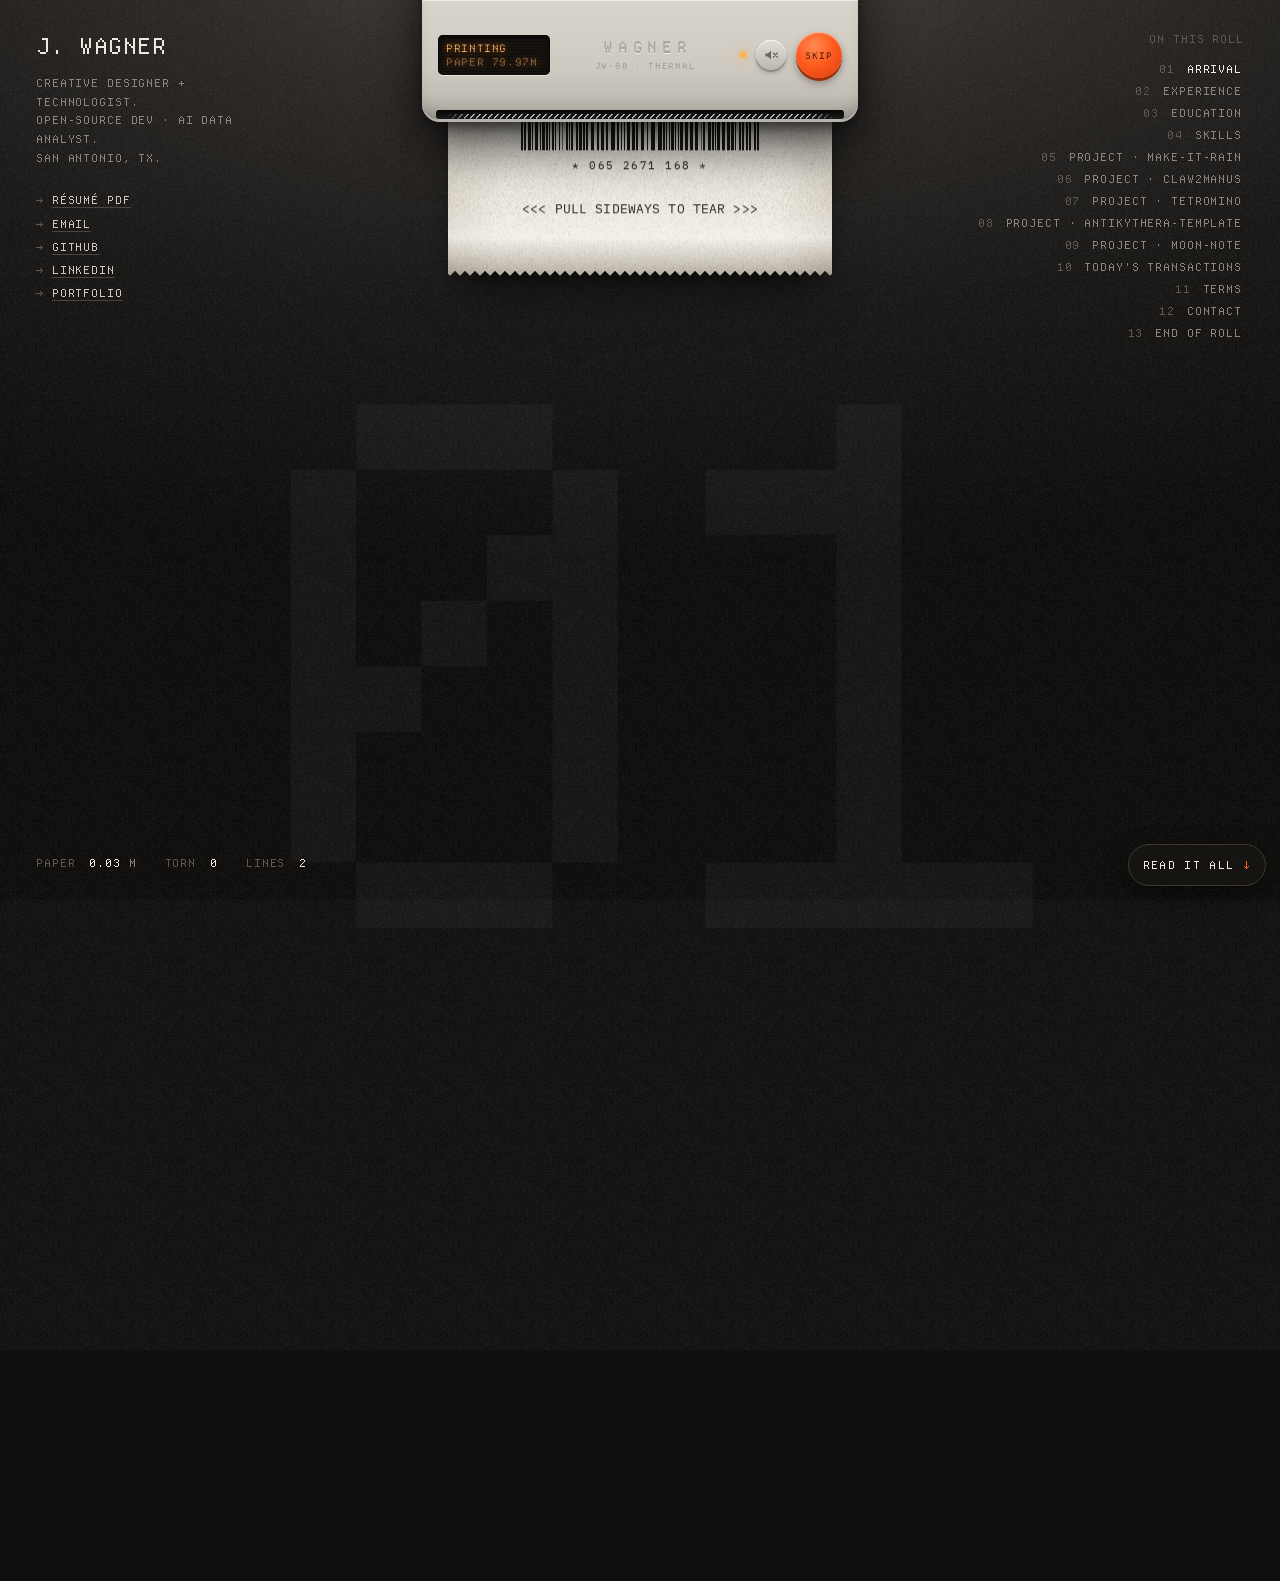
<file: index.html>
<!doctype html>
<html lang="en">
<head>
<meta charset="utf-8">
<meta name="viewport" content="width=device-width, initial-scale=1, viewport-fit=cover">
<title>Jonathan J. Wagner — Résumé, printed on demand</title>
<meta name="description" content="Jonathan James Wagner — creative designer + technologist, open-source developer and AI data analyst in San Antonio, TX. A résumé that prints itself out of a thermal receipt printer.">
<meta name="author" content="Jonathan James Wagner">
<meta name="theme-color" content="#11100f">
<link rel="canonical" href="https://frostmute.sites.tab.bot/">
<meta property="og:type" content="profile">
<meta property="og:title" content="Jonathan J. Wagner — Résumé, printed on demand">
<meta property="og:description" content="Creative designer + technologist. Open-source dev, AI data analyst. Tear off a receipt.">
<meta property="og:url" content="https://frostmute.sites.tab.bot/">
<meta property="og:image" content="https://frostmute.sites.tab.bot/og.png">
<meta property="og:image:width" content="1200">
<meta property="og:image:height" content="630">
<meta property="og:image:alt" content="A thermal receipt printing Jonathan J. Wagner's résumé">
<meta name="twitter:card" content="summary_large_image">
<meta name="twitter:image" content="https://frostmute.sites.tab.bot/og.png">
<link rel="preload" href="fonts/DepartureMono-Regular.woff2" as="font" type="font/woff2" crossorigin>
<link rel="preload" href="fonts/plex.woff2" as="font" type="font/woff2" crossorigin>
<link rel="icon" href="favicon.svg" type="image/svg+xml">
<link rel="stylesheet" href="styles.css">
</head>
<body>
<a class="skip" href="resume.html">Skip to the plain-text résumé</a>
<div class="room" aria-hidden="true"><div class="spot"></div><div class="grainbg"></div></div>
<div class="ghost" aria-hidden="true"><span id="ghostNo">01</span></div>

<header class="rail rail-l">
  <p class="mark">J. WAGNER</p>
  <p class="rail-copy">Creative designer + technologist.<br>Open-source dev · AI data analyst.<br>San Antonio, TX.</p>
  <ul class="rail-links">
    <li><a href="resume.pdf" download="Jonathan-Wagner-Resume.pdf">Résumé PDF</a></li>
    <li><a href="mailto:jonathanjameswagner@proton.me">Email</a></li>
    <li><a href="https://github.com/frostmute" target="_blank" rel="noopener">GitHub</a></li>
    <li><a href="https://www.linkedin.com/in/jonathanjwagner" target="_blank" rel="noopener">LinkedIn</a></li>
    <li><a href="https://jonathanjwagner.netlify.app" target="_blank" rel="noopener">Portfolio</a></li>
  </ul>
</header>

<nav class="rail rail-r" aria-label="Receipts on this roll">
  <p class="rail-h">ON THIS ROLL</p>
  <ol id="index"></ol>
</nav>

<footer class="rail rail-b">
  <p><span>PAPER</span> <b id="mUsed">0.00</b> M</p>
  <p><span>TORN</span> <b id="mTorn">0</b></p>
  <p><span>LINES</span> <b id="mLines">0</b></p>
</footer>

<main id="main">
  <h1 class="sr">Jonathan James Wagner — creative designer and technologist. His résumé prints as a roll of receipts: read each one, then tear it off to print the next, or print the whole résumé at once.</h1>
  <div class="printer" id="printer">
    <div class="p-top"></div>
    <div class="p-face">
      <div class="lcd" aria-live="polite"><span id="lcdA">WARMING UP</span><span id="lcdB">80.00M</span></div>
      <div class="brand"><b>WAGNER</b><i>JW&#8209;80 · THERMAL</i></div>
      <div class="ctrls">
        <span class="led" id="led"></span>
        <button class="snd" id="snd" type="button" aria-pressed="false" aria-label="Sound">
          <svg viewBox="0 0 20 20" aria-hidden="true"><path d="M3 8h3l4-3.5v11L6 12H3z" fill="currentColor"/><path class="w" d="M13 7.2c1.2 1.6 1.2 4 0 5.6M15.4 5c2.4 2.9 2.4 7.1 0 10" fill="none" stroke="currentColor" stroke-width="1.6" stroke-linecap="round"/><path class="x" d="M13 7.5l5 5m0-5l-5 5" stroke="currentColor" stroke-width="1.6" stroke-linecap="round"/></svg>
        </button>
        <button class="feed" id="feed" type="button" aria-label="Feed: skip printing, or tear off and print the next receipt"><span>FEED</span></button>
      </div>
    </div>
    <div class="p-slot"><div class="cutter"></div></div>
  </div>
  <div class="stage" id="stage"></div>
  <noscript><p class="nojs">This résumé prints with JavaScript. <a href="resume.html">Read the plain version</a> or <a href="resume.pdf">download the PDF</a>.</p></noscript>
</main>

<button class="mode" id="mode" type="button" aria-pressed="false"><span class="m-on">READ IT ALL <b>&darr;</b></span><span class="m-off">BACK TO THE PRINTER</span></button>
<div class="hint" id="hint" aria-hidden="true"><span class="arr">&larr;</span> <span id="hintTxt">pull the paper sideways to tear</span> <span class="arr">&rarr;</span></div>

<!-- ============ RECEIPTS ============ -->
<template id="r-arrival">
  <p class="l c xl name">JONATHAN<br>J. WAGNER</p>
  <p class="l c">CREATIVE DESIGNER + TECHNOLOGIST</p>
  <p class="l c">OPEN-SOURCE DEV · AI DATA ANALYST</p>
  <p class="l c dim">SAN ANTONIO, TX · EST. 20+ YRS AGO</p>
  <p class="l sp"></p>
  <p class="l r"><span>DATE <i data-f="date"></i></span><b>TIME <i data-f="time"></i></b></p>
  <p class="l r"><span>CASHIER: JONATHAN</span><b>ORDER NO. <i data-f="order"></i></b></p>
  <p class="l r"><span>VISIT</span><b data-f="visit"></b></p>
  <p class="l dbl" aria-hidden="true"></p>
  <p class="l r th"><span>QTY ITEM</span><b>AMT</b></p>
  <p class="l hr" aria-hidden="true"></p>
  <p class="l r"><span>1 CREATIVE DESIGNER</span><b>20+ YRS</b></p>
  <p class="l r"><span>1 OPEN-SOURCE DEVELOPER</span><b>SINCE 2022</b></p>
  <p class="l r"><span>1 AI DATA ANALYST</span><b>SINCE 2024</b></p>
  <p class="l r"><span>1 AAS, AI SOFTWARE DEV</span><b>IN PROG.</b></p>
  <p class="l hr" aria-hidden="true"></p>
  <p class="l r big"><span>TOTAL</span><b>DESIGN+CODE</b></p>
  <p class="l dbl" aria-hidden="true"></p>
  <p class="l c dim">SUMMARY</p>
  <p class="l nc para">Dual-specialized Creative Designer and Technology Expert with 20+ years of experience delivering visual, technical, and AI-driven solutions. Skilled in AI training, data annotation, model evaluation, open-source development, IT support, and digital production. Produced bespoke artwork used by Google Data Centers, Cisco, The Ellen Show, the San Antonio Spurs, Joint Base San Antonio, and U.S. Air Force leadership teams (via employer). Currently enrolled full-time in an AAS in Artificial Intelligence Software Development.</p>
  <p class="l sp"></p>
  <p class="l inv c">HOW TO READ THIS RESUME</p>
  <p class="l sp"></p>
  <p class="l">01  READ DOWN.</p>
  <p class="l">02  PULL THE PAPER SIDEWAYS, OR HIT FEED.</p>
  <p class="l">03  IT TEARS. THE NEXT RECEIPT PRINTS.</p>
  <p class="l sp"></p>
  <div class="l btns onlyroll"><button type="button" class="pbtn" data-act="all">PRINT THE WHOLE RESUME NOW</button><a class="pbtn ghostbtn" href="resume.pdf" download="Jonathan-Wagner-Resume.pdf">DOWNLOAD PDF</a></div>
  <p class="l c dim tiny onlyroll">IN A HURRY? EVERYTHING, ONE LONG ROLL.</p>
  <p class="l sp"></p>
  <div class="l bar" data-code="0001"></div>
  <p class="l c tiny" data-f="code"></p>
  <p class="l sp"></p>
  <p class="l c onlyroll">&lt;&lt;&lt;  PULL SIDEWAYS TO TEAR  &gt;&gt;&gt;</p>
  <p class="l sp"></p>
</template>

<template id="r-experience">
  <p class="l c big">EXPERIENCE</p>
  <p class="l c dim">ITEMIZED · 5 POSITIONS · NO. <i data-f="no"></i></p>
  <p class="l dbl" aria-hidden="true"></p>
  <p class="l it th"><span class="q">QTY</span><span class="d">ITEM (YEARS × ROLE)</span><b>DATES</b></p>
  <p class="l hr" aria-hidden="true"></p>
  <p class="l it"><span class="q" data-yrs="2024-now"></span><span class="d">AI DATA ANALYST &amp; ANNOTATOR</span><b>2024–NOW</b></p>
  <p class="l it co"><span class="q"></span><span class="d">@ DATAANNOTATION.TECH</span><b></b></p>
  <p class="l sub nc">Train and refine AI/ML systems through high-accuracy data annotation, labeling, and quality review</p>
  <p class="l sub nc">Configure annotation environments, apply new tools and techniques, and maintain detailed documentation</p>
  <p class="l sub nc">Collaborate with engineers to improve model performance, dataset consistency, and workflow efficiency</p>
  <p class="l sub nc">Identify data issues, escalate blockers, and ensure timely delivery of project milestones</p>
  <p class="l hr" aria-hidden="true"></p>
  <p class="l it"><span class="q" data-yrs="2022-now"></span><span class="d">INDEPENDENT OPEN-SOURCE DEVELOPER</span><b>2022–NOW</b></p>
  <p class="l it co"><span class="q"></span><span class="d">@ SELF · GITHUB.COM/FROSTMUTE</span><b></b></p>
  <p class="l sub nc">Design, build, and maintain open-source developer tools and Obsidian plugins in TypeScript and JavaScript, including a Raindrop.io-to-Markdown bookmark/highlight importer (140+ GitHub stars) and an Are.na-to-vault content importer</p>
  <p class="l sub nc">Architect a local-first, metadata-driven portfolio/blog framework, and a lightweight self-hosted personal knowledge base application</p>
  <p class="l sub nc">Maintain a public GitHub presence (github.com/frostmute) covering plugin architecture, data import/sync pipelines, and front-end tooling</p>
  <p class="l sub nc">Manage full project lifecycle independently: requirements, architecture, implementation, documentation, and community/user support for public releases</p>
  <p class="l sub nc">Apply prior technical background (networking, systems, workflow optimization) to software design decisions around data structures, sync reliability, and cross-platform compatibility</p>
  <p class="l hr" aria-hidden="true"></p>
  <p class="l it"><span class="q" data-yrs="2021-now"></span><span class="d">VISUAL DESIGN, BRAND &amp; TECHNOLOGY CONSULTING</span><b>2021–NOW</b></p>
  <p class="l it co"><span class="q"></span><span class="d">@ FREELANCE &amp; DEEPSPACEGHOST.COM</span><b></b></p>
  <p class="l sub nc">Own and operate an independent design/apparel brand end-to-end: original artwork and print design, e-commerce storefront, POS operations, inventory, and visual merchandising</p>
  <p class="l sub nc">Deliver freelance design and technical services to outside clients in parallel: brand systems, web design, motion graphics, and marketing assets, alongside network administration, troubleshooting, and documentation/process-optimization consulting</p>
  <p class="l sub nc">Manage social media, content, and brand consistency across storefront and client channels</p>
  <p class="l sub nc">Handle full customer-facing operations — sales, service, and support — across both retail and consulting work</p>
  <p class="l sub nc">Apply the same open-source and web tooling used in software projects to build and maintain client-facing digital assets</p>
  <p class="l hr" aria-hidden="true"></p>
  <p class="l it"><span class="q" data-yrs="2013-2021"></span><span class="d">PRODUCTION MANAGER</span><b>2013–2021</b></p>
  <p class="l it co"><span class="q"></span><span class="d">@ CELEBRATEEXCELLENCE.COM</span><b></b></p>
  <p class="l sub nc">Led creative production team delivering high-detail visual designs for military and law-enforcement clients</p>
  <p class="l sub nc">Produced bespoke artwork used by Google Data Centers, Cisco, The Ellen Show, San Antonio Spurs, San Antonio Rampage, City of San Antonio Tricentennial, Joint Base San Antonio, USAF Thunderbirds Showline Crew, and numerous USAF Command Chiefs, First Sergeants, and senior military leaders (via employer)</p>
  <p class="l sub nc">Designed specialized insignia and regulated artwork for San Antonio Police Department, San Antonio Fire Department, Bexar County Sheriff&#x27;s Office, Police Chief William McManus, and Sheriff Javier Salazar</p>
  <p class="l sub nc">Improved workflows and output efficiency; expanded e-commerce reach through SEO strategy</p>
  <p class="l sub nc">Managed full product lifecycle from concept to delivery, ensuring quality and regulatory compliance</p>
  <p class="l hr" aria-hidden="true"></p>
  <p class="l it"><span class="q" data-yrs="2010-2013"></span><span class="d">TECHNICAL SUPPORT &amp; REPAIR TECHNICIAN</span><b>2010–2013</b></p>
  <p class="l it co"><span class="q"></span><span class="d">@ 210GEEKS.COM</span><b></b></p>
  <p class="l sub nc">Performed hands-on diagnostics and repair across desktops, laptops, and peripherals: hardware failures, component replacement, malware/virus removal, OS reinstalls, and data recovery/backup</p>
  <p class="l sub nc">Refurbished used and trade-in systems for resale — testing, cleaning, upgrading components, and reimaging for retail sale</p>
  <p class="l sub nc">Handled front-counter sales and customer intake: assessing issues, quoting repairs, upselling upgrades and accessories, and processing walk-in and phone transactions</p>
  <p class="l sub nc">Provided on-site service calls for home and small-business clients, including network setup, Wi-Fi troubleshooting, and printer/peripheral configuration</p>
  <p class="l sub nc">Built and configured custom PCs to customer specifications; set up new systems with software, drivers, and data migration from old machines</p>
  <p class="l sub nc">Delivered remote and in-shop technical support, managing ticket queues and following up to ensure resolution and customer satisfaction</p>
  <p class="l sub nc">Maintained shop inventory of parts and refurbished stock; sourced components for repairs and custom builds</p>
  <p class="l sub nc">Reduced average repair turnaround time through improved intake documentation and repair-tracking workflow</p>
  <p class="l dbl" aria-hidden="true"></p>
  <p class="l r"><span>SUBTOTAL, ITEMIZED</span><b><i data-f="yrsum"></i> YRS</b></p>
  <p class="l c dim tiny">CONCURRENT ROLES BILLED SEPARATELY</p>
  <p class="l r big"><span>TOTAL YRS</span><b>20+</b></p>
  <p class="l c dim">DESIGN, PRODUCTION, IT &amp; CODE · PER RÉSUMÉ</p>
  <p class="l sp"></p>
  <div class="l bar" data-code="0002"></div>
  <p class="l sp"></p>
</template>

<template id="r-education">
  <p class="l c big">EDUCATION</p>
  <p class="l c dim">&amp; CERTIFICATIONS · NO. <i data-f="no"></i></p>
  <p class="l dbl" aria-hidden="true"></p>
  <p class="l it"><span class="q">1</span><span class="d">MAESTRO COLLEGE</span><b>IN PROG.</b></p>
  <p class="l it co"><span class="q"></span><span class="d">AAS, ARTIFICIAL INTELLIGENCE SOFTWARE DEVELOPMENT</span><b></b></p>
  <p class="l sub nc">In progress, full-time</p>
  <p class="l sub nc">Coursework: Machine Learning Fundamentals, Python Programming, AI Systems Architecture, Data Structures, Algorithms</p>
  <p class="l sub nc">Goal: MBA in Computer Science</p>
  <p class="l sp half"></p>
  <p class="l it"><span class="q">1</span><span class="d">CLIMBHIRE IT SUPPORT PROGRAM</span><b>2024</b></p>
  <p class="l it co"><span class="q"></span><span class="d">COMPTIA A+ · GOOGLE IT SUPPORT PROFESSIONAL</span><b></b></p>
  <p class="l sp half"></p>
  <p class="l it"><span class="q">1</span><span class="d">APPBREWERY WEB DEVELOPMENT BOOTCAMP</span><b>CERT.</b></p>
  <p class="l it co"><span class="q"></span><span class="d">WEB DEVELOPMENT CERTIFICATE</span><b></b></p>
  <p class="l sp half"></p>
  <p class="l it"><span class="q">1</span><span class="d">ADOBE CERTIFIED PROFESSIONAL</span><b>CERT.</b></p>
  <p class="l it co"><span class="q"></span><span class="d">PHOTOSHOP · ILLUSTRATOR</span><b></b></p>
  <p class="l sp half"></p>
  <p class="l hr" aria-hidden="true"></p>
  <p class="l r"><span>CREDENTIALS</span><b>4 LINES</b></p>
  <p class="l r big"><span>STATUS</span><b>LEARNING</b></p>
  <p class="l c dim">CURRENTLY ENROLLED FULL-TIME</p>
  <p class="l sp"></p>
  <div class="l bar" data-code="0003"></div>
  <p class="l sp"></p>
</template>

<template id="r-skills">
  <p class="l c big">SKILLS</p>
  <p class="l c dim">FRESH, LOCAL, ITEMIZED · NO. <i data-f="no"></i></p>
  <p class="l dbl" aria-hidden="true"></p>
  <p class="l r dept"><span>DEPT 01 · AI &amp; TECHNICAL</span><b>15</b></p>
  <p class="l sk"><i>101</i>AI TRAINING</p>
  <p class="l sk"><i>102</i>DATA ANNOTATION</p>
  <p class="l sk"><i>103</i>MODEL EVALUATION</p>
  <p class="l sk"><i>104</i>PYTHON</p>
  <p class="l sk"><i>105</i>OPEN-SOURCE TOOLS</p>
  <p class="l sk"><i>106</i>WINDOWS</p>
  <p class="l sk"><i>107</i>LINUX</p>
  <p class="l sk"><i>108</i>HARDWARE REPAIR</p>
  <p class="l sk"><i>109</i>NETWORK TROUBLESHOOTING</p>
  <p class="l sk"><i>110</i>ACTIVE DIRECTORY</p>
  <p class="l sk"><i>111</i>HELP DESK SYSTEMS</p>
  <p class="l sk"><i>112</i>VIRTUALIZATION</p>
  <p class="l sk"><i>113</i>REMOTE SUPPORT</p>
  <p class="l sk"><i>114</i>DOCUMENTATION</p>
  <p class="l sk"><i>115</i>WORKFLOW OPTIMIZATION</p>
  <p class="l sp half"></p>
  <p class="l r dept"><span>DEPT 02 · DEVELOPMENT</span><b>9</b></p>
  <p class="l sk"><i>201</i>GIT</p>
  <p class="l sk"><i>202</i>GITHUB</p>
  <p class="l sk"><i>203</i>VS CODE</p>
  <p class="l sk"><i>204</i>NODE.JS</p>
  <p class="l sk"><i>205</i>NPM / YARN</p>
  <p class="l sk"><i>206</i>TYPESCRIPT</p>
  <p class="l sk"><i>207</i>JAVASCRIPT</p>
  <p class="l sk"><i>208</i>OBSIDIAN PLUGIN API</p>
  <p class="l sk"><i>209</i>MARKDOWN</p>
  <p class="l sp half"></p>
  <p class="l r dept"><span>DEPT 03 · CREATIVE &amp; DIGITAL</span><b>13</b></p>
  <p class="l sk"><i>301</i>VISUAL DESIGN</p>
  <p class="l sk"><i>302</i>ART DIRECTION</p>
  <p class="l sk"><i>303</i>ADOBE PHOTOSHOP</p>
  <p class="l sk"><i>304</i>ADOBE ILLUSTRATOR</p>
  <p class="l sk"><i>305</i>PREMIERE PRO</p>
  <p class="l sk"><i>306</i>AFTER EFFECTS</p>
  <p class="l sk"><i>307</i>CORELDRAW</p>
  <p class="l sk"><i>308</i>MOTION GRAPHICS</p>
  <p class="l sk"><i>309</i>VIDEO EDITING</p>
  <p class="l sk"><i>310</i>TYPOGRAPHY</p>
  <p class="l sk"><i>311</i>WEB DESIGN</p>
  <p class="l sk"><i>312</i>BRAND DEVELOPMENT</p>
  <p class="l sk"><i>313</i>SOCIAL MEDIA MANAGEMENT</p>
  <p class="l sp half"></p>
  <p class="l r dept"><span>DEPT 04 · PROFESSIONAL</span><b>6</b></p>
  <p class="l sk"><i>401</i>CUSTOMER COMMUNICATION</p>
  <p class="l sk"><i>402</i>TEAM LEADERSHIP</p>
  <p class="l sk"><i>403</i>PROCESS IMPROVEMENT</p>
  <p class="l sk"><i>404</i>TIME MANAGEMENT</p>
  <p class="l sk"><i>405</i>RESEARCH</p>
  <p class="l sk"><i>406</i>COLLABORATION</p>
  <p class="l sp half"></p>
  <p class="l r dept"><span>DEPT 05 · GITHUB LANGUAGES</span><b>REPOS</b></p>
  <div class="l langs" data-f="langs"></div>
  <p class="l c dim tiny">BY ORIGINAL PUBLIC REPO · <span data-f="ghsrc"></span></p>
  <p class="l hr" aria-hidden="true"></p>
  <p class="l r"><span>ITEMS SOLD</span><b>43</b></p>
  <p class="l r big"><span>TOTAL</span><b>ALL OF IT</b></p>
  <p class="l c dim">NO SUBSTITUTIONS. ONE PERSON, BOTH SIDES OF THE BRAIN.</p>
  <p class="l sp"></p>
  <div class="l bar" data-code="0004"></div>
  <p class="l sp"></p>
</template>

<template id="r-terms">
  <p class="l c big">TERMS &amp;</p>
  <p class="l c big">CONDITIONS</p>
  <p class="l c dim">OF WORKING WITH JONATHAN · NO. <i data-f="no"></i></p>
  <p class="l dbl" aria-hidden="true"></p>
  <p class="l xl tight">BUILT<br>IN THE<br>OPEN.</p>
  <p class="l hr" aria-hidden="true"></p>
  <p class="l">AN ITEMIZED LIST OF HOW HE WORKS, READ OFF THE RÉSUMÉ AND THE REPOS. KEEP FOR YOUR RECORDS.</p>
  <p class="l sp"></p>
  <p class="l it"><span class="q">01</span><span class="d">OPEN SOURCE BY DEFAULT</span><b>INCL.</b></p>
  <p class="l sub nc">Public repos, real documentation, and support for the people who use the releases.</p>
  <p class="l it"><span class="q">02</span><span class="d">LOCAL-FIRST WHERE IT FITS</span><b>INCL.</b></p>
  <p class="l sub nc">Notes, files and data that live with their owner: a local-first framework and a self-hosted knowledge base, both public.</p>
  <p class="l it"><span class="q">03</span><span class="d">DESIGNER + ENGINEER, ONE ITEM</span><b>INCL.</b></p>
  <p class="l sub nc">Two decades of visual design behind the code, and a systems background behind the design.</p>
  <p class="l it"><span class="q">04</span><span class="d">FULL LIFECYCLE INCLUDED</span><b>INCL.</b></p>
  <p class="l sub nc">Requirements, architecture, implementation, documentation, then support.</p>
  <p class="l it"><span class="q">05</span><span class="d">SYNC SHOULD NOT LOSE YOUR STUFF</span><b>INCL.</b></p>
  <p class="l sub nc">Import and sync pipelines are designed around data structures, reliability and cross-platform behavior.</p>
  <p class="l it"><span class="q">06</span><span class="d">CUSTOMER-FACING SINCE 2010</span><b>INCL.</b></p>
  <p class="l sub nc">Front counter, service calls, storefront, clients. Plain words over jargon.</p>
  <p class="l it"><span class="q">07</span><span class="d">STILL LEARNING</span><b>INCL.</b></p>
  <p class="l sub nc">Enrolled full-time in an AAS in Artificial Intelligence Software Development.</p>
  <p class="l it strike"><span class="q">08</span><span class="d">SKIMMING THIS RECEIPT</span><b>VOID</b></p>
  <p class="l hr" aria-hidden="true"></p>
  <p class="l r"><span>TERMS</span><b>7</b></p>
  <p class="l r big"><span>BALANCE</span><b>LET'S TALK</b></p>
  <p class="l sp"></p>
  <p class="l c dim">AUTHORIZED SIGNATURE</p>
  <p class="l sig" aria-hidden="true"><svg viewBox="0 0 300 48" preserveAspectRatio="none"><path d="M10 34c10-22 22-28 20-8-1 12 8-14 18-14 9 0-6 22 6 20s14-22 26-20c10 2-8 20 4 18s16-16 28-14c8 1-2 16 10 14 14-2 26-22 38-18 8 3-6 14 6 13 12-1 28-12 60-8" fill="none" stroke="#1b1a18" stroke-width="2" stroke-linecap="round"/></svg></p>
  <p class="l hr" aria-hidden="true"></p>
  <p class="l c tiny">CUSTOMER COPY · DO NOT FOLD, SPINDLE OR SKIM</p>
  <p class="l sp"></p>
  <div class="l bar" data-code="0006"></div>
  <p class="l sp"></p>
</template>

<template id="r-note">
  <p class="l c big">LEAVE A NOTE</p>
  <p class="l c dim">FOR JONATHAN · NO. <i data-f="no"></i></p>
  <p class="l dbl" aria-hidden="true"></p>
  <p class="l">TYPE A MESSAGE. THE PRINTER PRINTS IT, THEN YOU CAN SEND IT STRAIGHT TO HIS INBOX.</p>
  <p class="l sp"></p>
  <form class="l noteform" id="noteform" autocomplete="off">
    <label for="note" class="sr">Your message to Jonathan</label>
    <textarea id="note" name="note" maxlength="600" rows="3" placeholder="HI JONATHAN, _"></textarea>
    <button type="submit">PRINT IT</button>
  </form>
  <p class="l sp"></p>
  <p class="l inv c">OR REACH HIM DIRECTLY</p>
  <p class="l sp half"></p>
  <p class="l lk"><span>EMAIL</span><a href="mailto:jonathanjameswagner@proton.me">jonathanjameswagner@proton.me</a></p>
  <p class="l lk"><span>LINKEDIN</span><a href="https://www.linkedin.com/in/jonathanjwagner" target=_blank rel=noopener>linkedin.com/in/jonathanjwagner</a></p>
  <p class="l lk"><span>GITHUB</span><a href="https://github.com/frostmute" target=_blank rel=noopener>github.com/frostmute</a></p>
  <p class="l lk"><span>PORTFOLIO</span><a href="https://jonathanjwagner.netlify.app" target=_blank rel=noopener>jonathanjwagner.netlify.app</a></p>
  <div class="l qrs"><a class="qr" href="mailto:jonathanjameswagner@proton.me"><img src="img/qr-email.svg" alt="QR code for email: jonathanjameswagner@proton.me" width="33" height="33"><span>EMAIL</span></a><a class="qr" href="https://www.linkedin.com/in/jonathanjwagner" target=_blank rel=noopener><img src="img/qr-linkedin.svg" alt="QR code for linkedin: linkedin.com/in/jonathanjwagner" width="33" height="33"><span>LINKEDIN</span></a><a class="qr" href="https://github.com/frostmute" target=_blank rel=noopener><img src="img/qr-github.svg" alt="QR code for github: github.com/frostmute" width="33" height="33"><span>GITHUB</span></a><a class="qr" href="https://jonathanjwagner.netlify.app" target=_blank rel=noopener><img src="img/qr-portfolio.svg" alt="QR code for portfolio: jonathanjwagner.netlify.app" width="33" height="33"><span>PORTFOLIO</span></a></div>
  <p class="l c dim tiny">SCAN OR TAP · SAN ANTONIO, TX</p>
  <p class="l sp"></p>
  <div class="l bar" data-code="0007"></div>
  <p class="l sp"></p>
</template>
<template id="r-yours">
  <p class="l c dim">MESSAGE PRINTED <i data-f="time"></i> · NO. <i data-f="no"></i></p>
  <p class="l dbl" aria-hidden="true"></p>
  <p class="l msg nc" data-f="msg"></p>
  <p class="l dbl" aria-hidden="true"></p>
  <p class="l r"><span>TO</span><b>JONATHAN J. WAGNER</b></p>
  <p class="l r"><span>VIA</span><b>YOUR EMAIL APP</b></p>
  <p class="l sp"></p>
  <div class="l btns"><a class="pbtn send" data-f="mailto" href="mailto:jonathanjameswagner@proton.me">SEND TO HIS INBOX &rarr;</a></div>
  <p class="l c dim tiny">OPENS YOUR MAIL APP WITH THIS NOTE FILLED IN.</p>
  <p class="l c dim tiny">NOTHING IS SENT UNTIL YOU PRESS SEND THERE.</p>
  <p class="l sp"></p>
  <p class="l c">TEAR TO KEEP GOING.</p>
  <p class="l sp"></p>
</template>

<template id="r-end">
  <p class="l c big">END OF ROLL</p>
  <p class="l c dim">NO. <i data-f="no"></i> · LAST ONE</p>
  <p class="l dbl" aria-hidden="true"></p>
  <p class="l">YOU HAVE REACHED THE PINK STRIPE. ON A REAL PRINTER IT MEANS THE PAPER IS ABOUT TO RUN OUT. HERE IT MEANS THE PLAIN VERSION IS ONE TEAR AWAY.</p>
  <p class="l sp"></p>
  <p class="l r"><span>RECEIPTS ON THIS ROLL</span><b data-f="count"></b></p>
  <p class="l r"><span>PAPER USED</span><b data-f="paper"></b></p>
  <p class="l r"><span>TIME ON SITE</span><b data-f="dur"></b></p>
  <p class="l hr" aria-hidden="true"></p>
  <p class="l c">THANK YOU FOR SHOPPING AT</p>
  <p class="l c xl name">JONATHAN<br>J. WAGNER</p>
  <p class="l c dim">CREATIVE DESIGNER + TECHNOLOGIST</p>
  <p class="l sp"></p>
  <div class="l btns"><a class="pbtn" href="resume.pdf" download="Jonathan-Wagner-Resume.pdf">DOWNLOAD THE PDF</a><a class="pbtn ghostbtn" href="mailto:jonathanjameswagner@proton.me">EMAIL HIM</a></div>
  <p class="l sp"></p>
  <p class="l tearline c onlyroll">- - - TEAR HERE FOR PDF - - -</p>
  <p class="l c dim tiny onlyroll">TEARING THIS ONE SAVES THE PLAIN RÉSUMÉ, THEN LOADS A NEW ROLL</p>
  <p class="l sp"></p>
  <div class="l bar" data-code="0009"></div>
  <p class="l sp"></p>
</template>

<script src="data.js"></script>
<script src="script.js" defer></script>
</body>
</html>
</file>
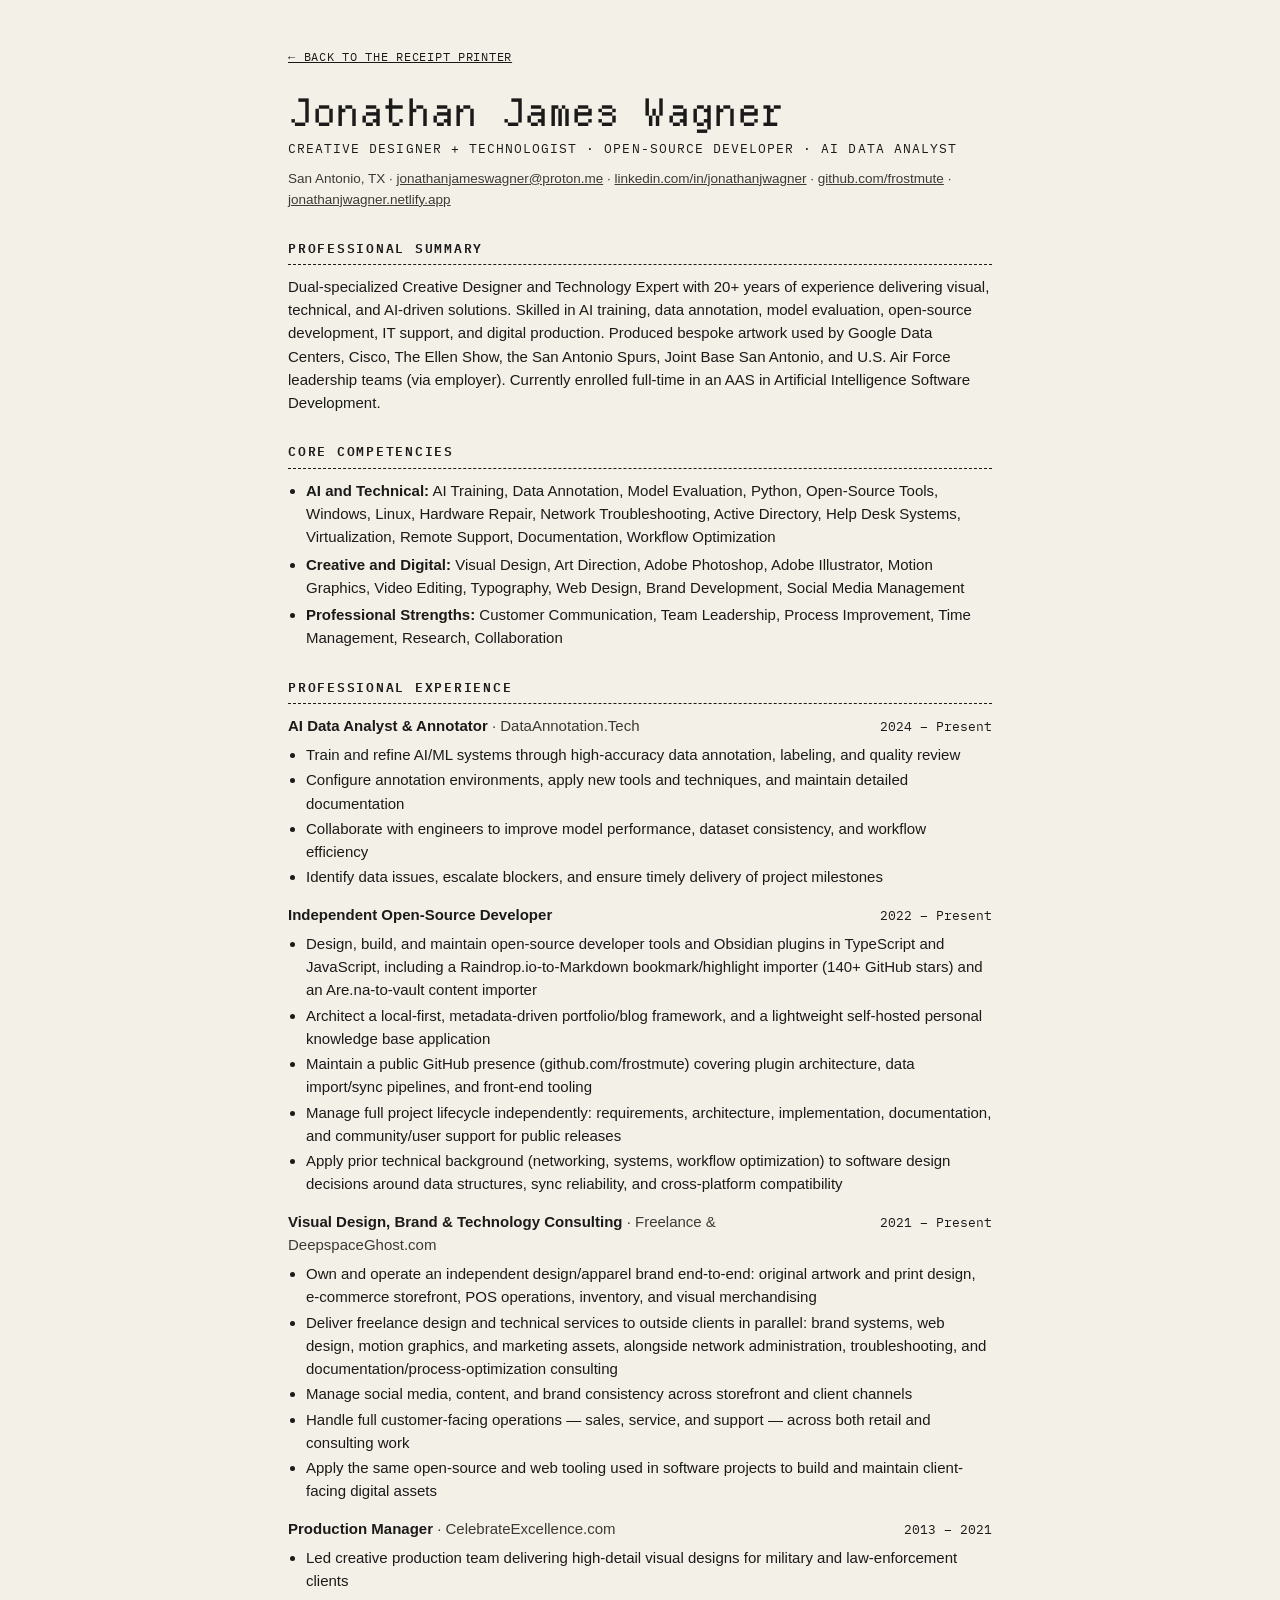
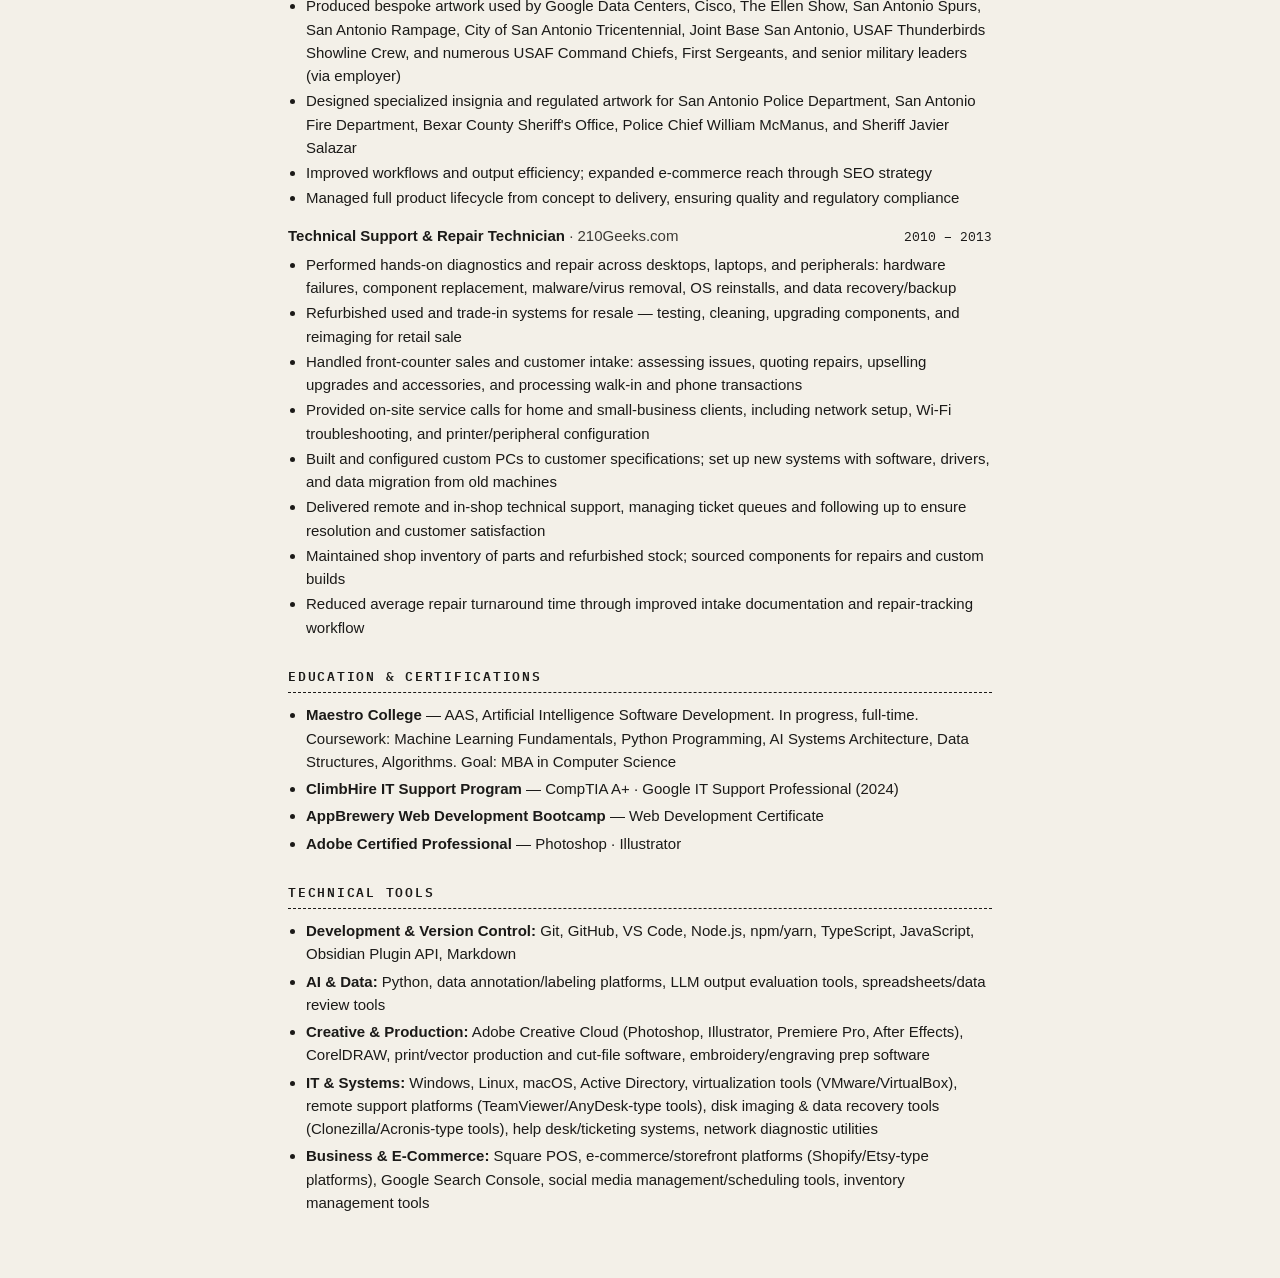
<file: resume.html>
<!doctype html>
<html lang="en"><head><meta charset="utf-8"><meta name="viewport" content="width=device-width, initial-scale=1">
<title>Jonathan James Wagner — Résumé</title>
<meta name="description" content="Plain-text résumé of Jonathan James Wagner: creative designer and technologist, open-source developer, AI data analyst. San Antonio, TX.">
<link rel="icon" href="favicon.svg" type="image/svg+xml">
<style>
@font-face{font-family:"Plex";src:url("fonts/plex.woff2") format("woff2");font-weight:400}
@font-face{font-family:"Plex";src:url("fonts/plex500.woff2") format("woff2");font-weight:600}
@font-face{font-family:"Departure";src:url("fonts/DepartureMono-Regular.woff2") format("woff2")}
*{box-sizing:border-box}
body{margin:0;background:#f3f0e8;color:#1b1a18;font:15px/1.55 -apple-system,BlinkMacSystemFont,"Segoe UI",Helvetica,Arial,sans-serif}
main{max-width:760px;margin:0 auto;padding:44px 28px 60px}
h1{font-family:"Departure",monospace;font-weight:400;font-size:38px;line-height:1;margin:0 0 8px;letter-spacing:-.01em}
.role{font-family:"Plex",monospace;font-size:13px;letter-spacing:.08em;text-transform:uppercase;margin:0 0 10px}
.contact{font-size:13.5px;margin:0;color:#3d3a35}
.contact a{color:inherit}
h2{font-family:"Plex",monospace;font-weight:600;font-size:12.5px;letter-spacing:.14em;text-transform:uppercase;margin:28px 0 10px;padding-bottom:6px;border-bottom:1.5px dashed #1b1a18}
h3{font-size:15px;margin:0}
.at{font-weight:400;color:#3d3a35}
.job{margin:0 0 14px;break-inside:avoid-page}
.job header{display:flex;justify-content:space-between;gap:12px;align-items:baseline}
.dates{font-family:"Plex",monospace;font-size:12.5px;margin:0;white-space:nowrap}
ul{margin:6px 0 0;padding-left:18px} li{margin:2px 0}
.flat li{margin:4px 0}
p{margin:0}
.back{font-family:"Plex",monospace;font-size:12px;letter-spacing:.06em;text-transform:uppercase;display:inline-block;margin-bottom:26px;color:#1b1a18}
@media print{ .back{display:none} body{background:#fff;font-size:10.4pt;line-height:1.42} main{padding:0;max-width:none} h1{font-size:28pt} h2{margin:14pt 0 6pt} .job{margin-bottom:8pt} @page{margin:14mm 15mm} }
</style></head>
<body><main>
<a class="back" href="./">&larr; back to the receipt printer</a>
<header>
<h1>Jonathan James Wagner</h1>
<p class="role">Creative Designer + Technologist · Open-Source Developer · AI Data Analyst</p>
<p class="contact">San Antonio, TX · <a href="mailto:jonathanjameswagner@proton.me">jonathanjameswagner@proton.me</a> · <a href="https://www.linkedin.com/in/jonathanjwagner">linkedin.com/in/jonathanjwagner</a> · <a href="https://github.com/frostmute">github.com/frostmute</a> · <a href="https://jonathanjwagner.netlify.app">jonathanjwagner.netlify.app</a></p>
</header>
<section><h2>Professional Summary</h2><p>Dual-specialized Creative Designer and Technology Expert with 20+ years of experience delivering visual, technical, and AI-driven solutions. Skilled in AI training, data annotation, model evaluation, open-source development, IT support, and digital production. Produced bespoke artwork used by Google Data Centers, Cisco, The Ellen Show, the San Antonio Spurs, Joint Base San Antonio, and U.S. Air Force leadership teams (via employer). Currently enrolled full-time in an AAS in Artificial Intelligence Software Development.</p></section>
<section><h2>Core Competencies</h2><ul class="flat"><li><strong>AI and Technical:</strong> AI Training, Data Annotation, Model Evaluation, Python, Open-Source Tools, Windows, Linux, Hardware Repair, Network Troubleshooting, Active Directory, Help Desk Systems, Virtualization, Remote Support, Documentation, Workflow Optimization</li><li><strong>Creative and Digital:</strong> Visual Design, Art Direction, Adobe Photoshop, Adobe Illustrator, Motion Graphics, Video Editing, Typography, Web Design, Brand Development, Social Media Management</li><li><strong>Professional Strengths:</strong> Customer Communication, Team Leadership, Process Improvement, Time Management, Research, Collaboration</li></ul></section>
<section><h2>Professional Experience</h2><article class="job"><header><h3>AI Data Analyst &amp; Annotator <span class="at">· DataAnnotation.Tech</span></h3><p class="dates">2024 – Present</p></header><ul><li>Train and refine AI/ML systems through high-accuracy data annotation, labeling, and quality review</li><li>Configure annotation environments, apply new tools and techniques, and maintain detailed documentation</li><li>Collaborate with engineers to improve model performance, dataset consistency, and workflow efficiency</li><li>Identify data issues, escalate blockers, and ensure timely delivery of project milestones</li></ul></article><article class="job"><header><h3>Independent Open-Source Developer</h3><p class="dates">2022 – Present</p></header><ul><li>Design, build, and maintain open-source developer tools and Obsidian plugins in TypeScript and JavaScript, including a Raindrop.io-to-Markdown bookmark/highlight importer (140+ GitHub stars) and an Are.na-to-vault content importer</li><li>Architect a local-first, metadata-driven portfolio/blog framework, and a lightweight self-hosted personal knowledge base application</li><li>Maintain a public GitHub presence (github.com/frostmute) covering plugin architecture, data import/sync pipelines, and front-end tooling</li><li>Manage full project lifecycle independently: requirements, architecture, implementation, documentation, and community/user support for public releases</li><li>Apply prior technical background (networking, systems, workflow optimization) to software design decisions around data structures, sync reliability, and cross-platform compatibility</li></ul></article><article class="job"><header><h3>Visual Design, Brand &amp; Technology Consulting <span class="at">· Freelance &amp; DeepspaceGhost.com</span></h3><p class="dates">2021 – Present</p></header><ul><li>Own and operate an independent design/apparel brand end-to-end: original artwork and print design, e-commerce storefront, POS operations, inventory, and visual merchandising</li><li>Deliver freelance design and technical services to outside clients in parallel: brand systems, web design, motion graphics, and marketing assets, alongside network administration, troubleshooting, and documentation/process-optimization consulting</li><li>Manage social media, content, and brand consistency across storefront and client channels</li><li>Handle full customer-facing operations — sales, service, and support — across both retail and consulting work</li><li>Apply the same open-source and web tooling used in software projects to build and maintain client-facing digital assets</li></ul></article><article class="job"><header><h3>Production Manager <span class="at">· CelebrateExcellence.com</span></h3><p class="dates">2013 – 2021</p></header><ul><li>Led creative production team delivering high-detail visual designs for military and law-enforcement clients</li><li>Produced bespoke artwork used by Google Data Centers, Cisco, The Ellen Show, San Antonio Spurs, San Antonio Rampage, City of San Antonio Tricentennial, Joint Base San Antonio, USAF Thunderbirds Showline Crew, and numerous USAF Command Chiefs, First Sergeants, and senior military leaders (via employer)</li><li>Designed specialized insignia and regulated artwork for San Antonio Police Department, San Antonio Fire Department, Bexar County Sheriff&#x27;s Office, Police Chief William McManus, and Sheriff Javier Salazar</li><li>Improved workflows and output efficiency; expanded e-commerce reach through SEO strategy</li><li>Managed full product lifecycle from concept to delivery, ensuring quality and regulatory compliance</li></ul></article><article class="job"><header><h3>Technical Support &amp; Repair Technician <span class="at">· 210Geeks.com</span></h3><p class="dates">2010 – 2013</p></header><ul><li>Performed hands-on diagnostics and repair across desktops, laptops, and peripherals: hardware failures, component replacement, malware/virus removal, OS reinstalls, and data recovery/backup</li><li>Refurbished used and trade-in systems for resale — testing, cleaning, upgrading components, and reimaging for retail sale</li><li>Handled front-counter sales and customer intake: assessing issues, quoting repairs, upselling upgrades and accessories, and processing walk-in and phone transactions</li><li>Provided on-site service calls for home and small-business clients, including network setup, Wi-Fi troubleshooting, and printer/peripheral configuration</li><li>Built and configured custom PCs to customer specifications; set up new systems with software, drivers, and data migration from old machines</li><li>Delivered remote and in-shop technical support, managing ticket queues and following up to ensure resolution and customer satisfaction</li><li>Maintained shop inventory of parts and refurbished stock; sourced components for repairs and custom builds</li><li>Reduced average repair turnaround time through improved intake documentation and repair-tracking workflow</li></ul></article></section>
<section><h2>Education &amp; Certifications</h2><ul class="flat"><li><strong>Maestro College</strong> — AAS, Artificial Intelligence Software Development. In progress, full-time. Coursework: Machine Learning Fundamentals, Python Programming, AI Systems Architecture, Data Structures, Algorithms. Goal: MBA in Computer Science</li><li><strong>ClimbHire IT Support Program</strong> — CompTIA A+ · Google IT Support Professional (2024)</li><li><strong>AppBrewery Web Development Bootcamp</strong> — Web Development Certificate</li><li><strong>Adobe Certified Professional</strong> — Photoshop · Illustrator</li></ul></section>
<section><h2>Technical Tools</h2><ul class="flat"><li><strong>Development &amp; Version Control:</strong> Git, GitHub, VS Code, Node.js, npm/yarn, TypeScript, JavaScript, Obsidian Plugin API, Markdown</li><li><strong>AI &amp; Data:</strong> Python, data annotation/labeling platforms, LLM output evaluation tools, spreadsheets/data review tools</li><li><strong>Creative &amp; Production:</strong> Adobe Creative Cloud (Photoshop, Illustrator, Premiere Pro, After Effects), CorelDRAW, print/vector production and cut-file software, embroidery/engraving prep software</li><li><strong>IT &amp; Systems:</strong> Windows, Linux, macOS, Active Directory, virtualization tools (VMware/VirtualBox), remote support platforms (TeamViewer/AnyDesk-type tools), disk imaging &amp; data recovery tools (Clonezilla/Acronis-type tools), help desk/ticketing systems, network diagnostic utilities</li><li><strong>Business &amp; E-Commerce:</strong> Square POS, e-commerce/storefront platforms (Shopify/Etsy-type platforms), Google Search Console, social media management/scheduling tools, inventory management tools</li></ul></section>
</main></body></html>
</file>
<file: styles.css>
@font-face{font-family:"Departure";src:url("fonts/DepartureMono-Regular.woff2") format("woff2");font-display:swap}
@font-face{font-family:"Plex";src:url("fonts/plex.woff2") format("woff2");font-weight:400;font-display:swap}
@font-face{font-family:"Plex";src:url("fonts/plex500.woff2") format("woff2");font-weight:600;font-display:swap}

:root{
  --bg:#11100f; --paper:#f3f0e8; --ink:#1b1a18; --accent:#ff5b1f;
  --pw:min(86vw,360px); --lh:21px; --fs:12.5px;
  --printer-h:118px; --slot:104px;
}
@media (min-width:700px){:root{--pw:384px;--fs:13px;--lh:22px;--printer-h:132px;--slot:118px}}

*{box-sizing:border-box;margin:0;padding:0}
html,body{background:var(--bg);color:#e9e5dc}
html{-webkit-text-size-adjust:100%;scrollbar-width:none;overflow-x:hidden}
html::-webkit-scrollbar{display:none}
body{font-family:"Plex",ui-monospace,Menlo,monospace;min-height:100vh;overflow-x:hidden;-webkit-tap-highlight-color:transparent}
.sr{position:absolute!important;width:1px;height:1px;overflow:hidden;clip:rect(0 0 0 0);white-space:nowrap}
button{font:inherit;color:inherit;border:0;background:none;cursor:pointer}
:focus-visible{outline:2px solid var(--accent);outline-offset:3px}

/* ---------- room ---------- */
.room{position:fixed;inset:0;z-index:0;pointer-events:none}
.spot{position:absolute;inset:0;background:
  radial-gradient(120% 70% at 50% -8%,#4a4540 0%,#2a2724 32%,#171615 62%,#0d0c0b 100%)}
.grainbg{position:absolute;inset:-50%;background:url("img/noise.png");opacity:.55;animation:grain 1.2s steps(6) infinite}
@keyframes grain{0%{transform:translate(0,0)}20%{transform:translate(-3%,2%)}40%{transform:translate(2%,-4%)}60%{transform:translate(-4%,-1%)}80%{transform:translate(3%,3%)}100%{transform:translate(0,0)}}
.ghost{position:fixed;left:0;right:0;bottom:-6vh;z-index:0;pointer-events:none;text-align:center;
  font-family:"Departure",monospace;font-size:clamp(220px,62vw,720px);line-height:.8;letter-spacing:-.06em;
  color:rgba(255,236,214,.035);user-select:none}
.ghost span{display:inline-block;transition:transform .9s cubic-bezier(.2,.8,.2,1),opacity .6s}
.ghost.out span{transform:translateY(30%);opacity:0}

/* ---------- rails (desktop) ---------- */
.rail{position:fixed;z-index:3;font-family:"Departure",monospace;font-size:11px;letter-spacing:.08em;text-transform:uppercase;color:#8d867b;display:none}
@media (min-width:980px){.rail{display:block}}
.rail-l{left:36px;top:32px;max-width:220px}
.mark{font-size:22px;letter-spacing:.02em;color:#efe9de}
.mark sup{font-size:10px;color:var(--accent);vertical-align:top;margin-left:2px}
.rail-copy{margin-top:14px;line-height:1.7}
.rail-r{right:36px;top:32px;text-align:right}
.rail-h{color:#5f5950;margin-bottom:12px}
.rail-r ol{list-style:none;line-height:2}
.rail-r li button{font:inherit;letter-spacing:inherit;text-transform:inherit;color:inherit;padding:0 2px;transition:color .2s}
.rail-r li button:hover{color:#f1ebe0}
.rail-r li{position:relative;transition:color .4s}
.rail-r li::before{content:attr(data-n);color:#5f5950;margin-right:10px}
.rail-r li.now{color:#f1ebe0}
.rail-r li.now::after{content:"";position:absolute;right:-18px;top:50%;width:7px;height:7px;margin-top:-4px;background:var(--accent);border-radius:50%;box-shadow:0 0 10px var(--accent)}
.rail-r li.done{color:#4c4740;text-decoration:line-through;text-decoration-color:var(--accent)}
.rail-b{left:36px;bottom:30px;display:none;gap:28px}
@media (min-width:980px){.rail-b{display:flex}}
.rail-b span{color:#5f5950;margin-right:6px}.rail-b b{color:#efe9de;font-weight:400}

/* ---------- printer ---------- */
main{position:relative;z-index:2;min-height:100vh;overflow-x:clip}
.printer{position:absolute;left:50%;top:0;width:calc(var(--pw) + 52px);height:var(--printer-h);transform:translateX(-50%);z-index:5;
  filter:drop-shadow(0 22px 26px rgba(0,0,0,.55)) drop-shadow(0 4px 6px rgba(0,0,0,.4))}
.p-top{position:absolute;left:0;right:0;top:-40px;height:40px;background:#cfcbc3}
.p-face{position:absolute;inset:0 0 auto 0;height:calc(var(--slot) + 4px);border-radius:0 0 18px 18px;
  background:linear-gradient(180deg,#d8d4cc 0%,#cfcac1 55%,#c3beb5 78%,#a9a49b 100%);
  box-shadow:inset 0 -2px 0 rgba(255,255,255,.35),inset 0 -14px 18px -10px rgba(0,0,0,.25),inset 0 1px 0 rgba(255,255,255,.6);
  display:flex;align-items:center;justify-content:space-between;gap:10px;padding:18px 16px 30px}
.p-face::before{content:"";position:absolute;inset:0;border-radius:inherit;background:url("img/noise.png");opacity:.5;mix-blend-mode:multiply;pointer-events:none}
.lcd{position:relative;flex:0 0 auto;width:112px;height:40px;border-radius:5px;background:#16130f;
  box-shadow:inset 0 2px 5px rgba(0,0,0,.8),0 1px 0 rgba(255,255,255,.55);padding:5px 8px;display:flex;flex-direction:column;justify-content:center;
  font-family:"Departure",monospace;font-size:10.5px;line-height:1.35;letter-spacing:.06em;color:#ffad5c;text-shadow:0 0 6px rgba(255,140,50,.7);overflow:hidden;white-space:nowrap}
.lcd::after{content:"";position:absolute;inset:0;background:repeating-linear-gradient(0deg,rgba(0,0,0,.25) 0 1px,transparent 1px 3px);pointer-events:none}
#lcdB{opacity:.6}
.lcd.blink #lcdA{animation:blink .7s steps(2) infinite}
@keyframes blink{50%{opacity:0}}
.brand{flex:1;text-align:center;line-height:1.1;min-width:0}
.brand b{display:block;font-family:"Departure",monospace;font-weight:400;font-size:15px;letter-spacing:.32em;margin-right:-.32em;color:#a8a399;
  text-shadow:0 1px 0 rgba(255,255,255,.7),0 -1px 0 rgba(0,0,0,.18)}
.brand i{display:block;font-style:normal;font-family:"Departure",monospace;font-size:8.5px;letter-spacing:.2em;color:#9d978d;margin-top:5px}
@media (max-width:400px){.brand b{font-size:12px;letter-spacing:.22em}.brand i{font-size:7.5px;letter-spacing:.12em}}
.ctrls{display:flex;align-items:center;gap:10px;flex:0 0 auto}
.led{width:6px;height:6px;border-radius:50%;background:#5a6b55;box-shadow:inset 0 1px 1px rgba(0,0,0,.5)}
.led.on{background:#7dff8a;box-shadow:0 0 6px #6dff7d,0 0 14px rgba(109,255,125,.6)}
.led.busy{background:#ffb347;box-shadow:0 0 6px #ffb347,0 0 14px rgba(255,179,71,.6);animation:blink .18s steps(2) infinite}
.snd{width:30px;height:30px;border-radius:50%;display:grid;place-items:center;color:#6c675f;
  background:linear-gradient(180deg,#e2ded7,#bcb7ae);box-shadow:0 2px 0 #8f8a82,0 3px 4px rgba(0,0,0,.25),inset 0 1px 0 rgba(255,255,255,.8)}
.snd:active{transform:translateY(1px);box-shadow:0 1px 0 #8f8a82,inset 0 1px 0 rgba(255,255,255,.8)}
.snd svg{width:16px;height:16px}
.snd .w{display:none}.snd[aria-pressed="true"] .w{display:block}.snd[aria-pressed="true"] .x{display:none}
.snd[aria-pressed="true"]{color:#2a2723}
.feed{width:46px;height:46px;border-radius:50%;background:radial-gradient(circle at 40% 30%,#ff8a52,var(--accent) 45%,#d9400c 100%);
  box-shadow:0 3px 0 #9c2e07,0 5px 8px rgba(0,0,0,.35),inset 0 1px 1px rgba(255,255,255,.55);display:grid;place-items:center;
  font-family:"Departure",monospace;font-size:9px;letter-spacing:.12em;color:#3b1203;transition:transform .08s}
.feed:active,.feed.press{transform:translateY(2px);box-shadow:0 1px 0 #9c2e07,0 2px 3px rgba(0,0,0,.3),inset 0 1px 1px rgba(255,255,255,.4)}
.p-slot{position:absolute;left:14px;right:14px;top:calc(var(--slot) - 18px);height:22px;border-radius:0 0 6px 6px}
.p-slot::before{content:"";position:absolute;left:0;right:0;top:10px;height:9px;border-radius:3px;background:linear-gradient(#050505,#1c1b1a);box-shadow:0 1px 0 rgba(255,255,255,.35)}
.cutter{position:absolute;left:10px;right:10px;top:14px;height:6px;
  background:linear-gradient(135deg,transparent 2.6px,#d9dbdd 2.6px,#8e9194 4.2px,transparent 4.2px) 0 0/6px 6px repeat-x;
  -webkit-mask:linear-gradient(90deg,transparent,#000 6%,#000 94%,transparent);mask:linear-gradient(90deg,transparent,#000 6%,#000 94%,transparent);opacity:.9}

/* ---------- paper ---------- */
.stage{position:relative;width:100%;padding-top:var(--slot);min-height:100vh}
.rc{position:absolute;left:50%;top:var(--slot);width:var(--pw);margin-left:calc(var(--pw) / -2);transform-origin:50% 0;z-index:2;
  clip-path:inset(0 -120px -200px -120px);touch-action:pan-y;will-change:transform}
.rc.free{clip-path:none;z-index:6;pointer-events:none}
.rc.ready{cursor:grab}.rc.drag{cursor:grabbing}
.mover{position:relative;will-change:transform}
.shade{position:absolute;left:6px;right:6px;top:0;bottom:6px;box-shadow:0 26px 40px -6px rgba(0,0,0,.55),0 6px 14px rgba(0,0,0,.35);border-radius:4px}
.paper{position:relative;background:var(--paper);color:var(--ink);padding:26px 20px 34px;
  font-size:var(--fs);line-height:var(--lh);letter-spacing:.01em;text-transform:uppercase;font-family:"Plex",ui-monospace,monospace;
  -webkit-mask:
    conic-gradient(from -45deg at bottom,#0000,#000 1deg 89deg,#0000 90deg) 50% 100%/10px 51% repeat-x,
    conic-gradient(from 135deg at top,#0000,#000 1deg 89deg,#0000 90deg) 50% 0/10px 51% repeat-x;
  mask:
    conic-gradient(from -45deg at bottom,#0000,#000 1deg 89deg,#0000 90deg) 50% 100%/10px 51% repeat-x,
    conic-gradient(from 135deg at top,#0000,#000 1deg 89deg,#0000 90deg) 50% 0/10px 51% repeat-x;
  user-select:none;-webkit-user-select:none}
.paper::before{content:"";position:absolute;inset:0;pointer-events:none;z-index:3;
  background:
    linear-gradient(90deg,rgba(90,70,40,.10),rgba(0,0,0,0) 14%,rgba(255,255,255,.18) 50%,rgba(0,0,0,0) 86%,rgba(90,70,40,.12)),
    url("img/grain.png");
  mix-blend-mode:multiply}
.paper::after{content:"";position:absolute;left:0;right:0;bottom:0;height:70px;pointer-events:none;z-index:3;
  background:linear-gradient(180deg,rgba(0,0,0,0),rgba(255,255,255,.35) 45%,rgba(60,45,25,.16) 78%,rgba(30,20,10,.28))}
.streaks{position:absolute;inset:0;pointer-events:none;z-index:2}
.streaks i{position:absolute;top:0;bottom:0;width:1px;background:var(--paper);opacity:.55}
.rc.endroll .paper{background:linear-gradient(90deg,transparent calc(100% - 14px),#f6b2c4 calc(100% - 14px),#f08fab) ,var(--paper)}
.slotshade{position:absolute;left:0;right:0;top:0;height:30px;z-index:4;pointer-events:none;
  background:linear-gradient(180deg,rgba(0,0,0,.38),rgba(0,0,0,.08) 55%,transparent)}
.rc.free .slotshade{opacity:0;transition:opacity .2s}
.crack{position:absolute;top:0;height:3px;z-index:5;width:0;background:linear-gradient(90deg,rgba(0,0,0,.45),rgba(0,0,0,.15));pointer-events:none}
.crack.l{left:0}.crack.r{right:0;transform:scaleX(-1)}

/* lines */
.l{position:relative;z-index:1;display:block;min-height:var(--lh);opacity:0;color:rgba(27,26,24,var(--k,1))}
.l.on{opacity:1;transition:opacity .16s linear,filter .3s}
.l.burn{filter:blur(.4px)}
.c{text-align:center}
.dim{color:rgba(27,26,24,.62)}
.tiny{font-size:.82em;letter-spacing:.14em}
.r{display:flex;align-items:baseline;gap:6px;white-space:nowrap}
.r span{flex:1;min-width:0;overflow:hidden;text-overflow:clip}
.r span::after{content:" . . . . . . . . . . . . . . . . . . . . . . . . . . . . . . . . . . . . . . . . . . . . . . . . ";color:rgba(27,26,24,.35)}
.r b{font-weight:600}
.r i,.l i{font-style:normal}
.th{font-weight:600}.th span::after{content:""}
.strike span,.strike b{text-decoration:line-through;text-decoration-thickness:2px}
.big,.xl{font-family:"Departure",monospace;font-weight:400}
.big{font-size:calc(var(--fs) * 2);line-height:calc(var(--lh) * 1.6);letter-spacing:.02em}
.big.r span::after{content:""}
.xl{font-size:calc(var(--fs) * 4.2);line-height:1;letter-spacing:-.02em;padding:6px 0 4px;transform:scaleY(1.08);transform-origin:50% 100%}
.xl.tight{font-size:calc(var(--fs) * 4.6);line-height:.92;text-align:left;padding:10px 0}
.msg{font-size:calc(var(--fs) * 3.2);line-height:1.05;text-align:left;word-break:break-word;padding:12px 0}
.hr{background:linear-gradient(90deg,rgba(27,26,24,.75) 0 6px,transparent 6px 10px) 0 50%/10px 1.5px repeat-x}
.dbl{background:
  linear-gradient(90deg,rgba(27,26,24,.85) 0 7px,transparent 7px 10px) 0 calc(50% - 2px)/10px 1.5px repeat-x,
  linear-gradient(90deg,rgba(27,26,24,.85) 0 7px,transparent 7px 10px) 0 calc(50% + 2px)/10px 1.5px repeat-x}
.inv{background:#1b1a18;color:var(--paper);font-weight:600;letter-spacing:.12em;margin:0 -4px}
.fig{padding:6px 0 10px}
.fig img{display:block;width:100%;height:auto;image-rendering:pixelated;image-rendering:crisp-edges;opacity:.9;mix-blend-mode:multiply}
.bar{height:58px;display:flex;align-items:stretch;justify-content:center;gap:0;padding:4px 6px}
.bar i{display:block;background:#1b1a18;height:100%}
.sig{height:48px}.sig svg{width:100%;height:100%;display:block;opacity:.85}
.noteform{display:flex;gap:8px;align-items:center;min-height:44px}
.noteform input{flex:1;min-width:0;font:inherit;font-size:16px;text-transform:uppercase;letter-spacing:.04em;color:var(--ink);background:transparent;border:0;
  border-bottom:2px dotted rgba(27,26,24,.7);padding:8px 2px;border-radius:0;outline:none;user-select:text;-webkit-user-select:text}
.noteform input::placeholder{color:rgba(27,26,24,.38)}
.noteform input:focus{border-bottom-style:solid}
.noteform button{font-family:"Departure",monospace;font-size:12px;letter-spacing:.1em;background:#1b1a18;color:var(--paper);padding:10px 12px;white-space:nowrap}

/* ---------- hint ---------- */
.hint{position:fixed;left:50%;bottom:calc(18px + env(safe-area-inset-bottom));z-index:8;transform:translate(-50%,140%);opacity:0;
  font-family:"Departure",monospace;font-size:11px;letter-spacing:.12em;text-transform:uppercase;white-space:nowrap;
  background:var(--accent);color:#1d0a02;padding:11px 16px;border-radius:999px;box-shadow:0 10px 30px rgba(0,0,0,.5);
  transition:transform .6s cubic-bezier(.2,.9,.2,1.2),opacity .4s;pointer-events:none}
.hint.show{transform:translate(-50%,0);opacity:1}
.hint .arr{display:inline-block;animation:nudge 1.4s ease-in-out infinite}
.hint .arr:last-child{animation-direction:reverse}
@keyframes nudge{0%,100%{transform:translateX(0)}50%{transform:translateX(-4px)}}
.nojs{position:relative;z-index:3;text-align:center;padding-top:40vh;font-family:"Departure",monospace}

@media (prefers-reduced-motion:reduce){.grainbg{animation:none}.hint .arr{animation:none}}


/* ===================== résumé additions ===================== */
.skip{position:fixed;left:12px;top:-60px;z-index:20;background:var(--accent);color:#1d0a02;font-family:"Departure",monospace;font-size:12px;letter-spacing:.08em;padding:10px 14px;border-radius:6px;text-decoration:none;transition:top .2s}
.skip:focus{top:12px}
.rail-links{list-style:none;margin-top:22px;line-height:2.1}
.rail-links a{color:#cfc8bc;text-decoration:none;border-bottom:1px solid #4a453e;transition:color .2s,border-color .2s}
.rail-links a:hover,.rail-links a:focus-visible{color:#fff;border-color:var(--accent)}
.rail-links li::before{content:"\2192  ";color:#5f5950}
.rail-r li.done button{text-decoration:line-through;text-decoration-color:var(--accent)}
.rail-r li.done{text-decoration:none}
.rail-r{max-height:calc(100vh - 110px);overflow:auto;scrollbar-width:none}

/* item rows that wrap: qty | description | amount */
.it{display:grid;grid-template-columns:3ch 1fr auto;column-gap:8px;align-items:baseline}
.it .q{text-align:left;font-weight:600}
.it .d{min-width:0;overflow-wrap:anywhere}
.it b{font-weight:600;white-space:nowrap}
.it.th{font-weight:600}
.it.co{color:rgba(27,26,24,calc(var(--k,1) * .7))}
.it.co .d{font-size:.92em;letter-spacing:.04em}
.strike .d,.strike b{text-decoration:line-through;text-decoration-thickness:2px}
.nc{text-transform:none;letter-spacing:0}
.sub{padding-left:calc(3ch + 8px + 1.4ch);text-indent:-1.4ch;line-height:1.48;padding-top:2px;padding-bottom:3px;font-size:.96em}
.sub::before{content:"\2013\00a0";}
.para{line-height:1.5;padding:2px 0 4px}
.sp.half{min-height:calc(var(--lh) / 2)}
.dept{font-weight:600;margin-top:2px}
.dept span::after{content:""}
.dept{background:linear-gradient(rgba(27,26,24,.1),rgba(27,26,24,.1));margin:0 -6px;padding:0 6px}
.sk{display:flex;gap:1.4ch;padding-left:2px}
.sk i{font-style:normal;color:rgba(27,26,24,.45);font-size:.85em;letter-spacing:.06em;flex:0 0 auto;min-width:3ch}
.langs{padding:4px 0}
.lg{display:grid;grid-template-columns:11ch 1fr auto;align-items:center;gap:8px;line-height:var(--lh)}
.lgbar{letter-spacing:-.02em;font-size:.95em;overflow:hidden;white-space:nowrap;color:#1b1a18}
.lg b{font-weight:600}
.dep{font-family:"Departure",monospace;font-weight:400}
.pname{overflow-wrap:anywhere;line-height:1.15;padding:4px 0}
.fig.narrow img{width:auto;max-width:70%;margin:0 auto}
.tags{color:rgba(27,26,24,.6);text-transform:lowercase;letter-spacing:.02em;word-spacing:.2em;line-height:1.5}
.ev{display:grid;grid-template-columns:4ch 8ch 1fr;column-gap:6px;align-items:baseline;line-height:1.45;padding:2px 0}
.ev .rp{overflow-wrap:anywhere}
.ev b{font-weight:600}
.ev.th{font-weight:600}

/* links on paper */
.paper a{color:inherit;text-decoration-color:rgba(27,26,24,.45);text-underline-offset:3px}
.paper a:focus-visible{outline:2px solid var(--accent);outline-offset:2px}
.lk{display:grid;grid-template-columns:10ch 1fr;gap:6px;align-items:baseline;line-height:1.55;padding:2px 0}
.lk span{font-weight:600}
.lk a,.lk1 a{text-transform:none;letter-spacing:0;overflow-wrap:anywhere}
.lk1{padding:2px 0}
.qrs{display:grid;grid-template-columns:repeat(4,1fr);gap:8px;padding:12px 0 6px}
.qr{display:flex;flex-direction:column;align-items:center;gap:4px;text-decoration:none;font-size:.72em;letter-spacing:.08em}
.qr img{width:100%;max-width:74px;height:auto;image-rendering:pixelated;display:block}
.qrbig{display:flex;align-items:center;gap:14px;text-decoration:none;padding:10px 0;justify-content:center}
.qrbig img{width:118px;height:118px;image-rendering:pixelated;display:block}
.qrbig span{font-family:"Departure",monospace;font-size:1.05em;line-height:1.3;max-width:12ch}

/* paper buttons */
.btns{display:flex;flex-wrap:wrap;gap:8px;justify-content:center;padding:6px 0}
.paper .pbtn{font-family:"Departure",monospace;font-size:12px;letter-spacing:.1em;text-transform:uppercase;background:#1b1a18;color:var(--paper);padding:12px 14px;
  text-decoration:none;line-height:1.2;min-height:44px;display:inline-flex;align-items:center;justify-content:center;text-align:center;border:2px solid #1b1a18}
.paper .pbtn.ghostbtn{background:transparent;color:#1b1a18;border-style:dashed}
.paper .pbtn:active{transform:translateY(1px)}
.paper .pbtn.send{background:var(--accent);border-color:#1b1a18;color:#1b1a18;font-size:13px;padding:14px 18px}
.tearline{font-family:"Departure",monospace;letter-spacing:.06em;padding:6px 0;font-size:1.05em}
.perf{font-family:"Departure",monospace;font-size:.82em;letter-spacing:.06em;color:rgba(27,26,24,.55);margin:22px -20px 18px;padding:10px 0;
  background:
   radial-gradient(circle at 5px 50%,var(--bg) 2.4px,transparent 2.8px) 0 0/10px 100% repeat-x;
  background-size:10px 4px;background-position:0 0;border-top:1px dashed rgba(27,26,24,.35);border-bottom:1px dashed rgba(27,26,24,.35)}

/* note form */
.noteform{display:flex;flex-direction:column;gap:10px;align-items:stretch}
.noteform textarea{font:inherit;font-size:16px;line-height:1.45;text-transform:none;letter-spacing:0;color:var(--ink);background:rgba(27,26,24,.035);border:0;
  border-bottom:2px dotted rgba(27,26,24,.7);padding:8px 6px;border-radius:0;outline:none;resize:vertical;min-height:84px;user-select:text;-webkit-user-select:text}
.noteform textarea::placeholder{color:rgba(27,26,24,.38);text-transform:uppercase}
.noteform textarea:focus{border-bottom-style:solid;background:rgba(27,26,24,.06)}
.noteform button{font-family:"Departure",monospace;font-size:13px;letter-spacing:.1em;background:#1b1a18;color:var(--paper);padding:12px;min-height:44px}
.msg{font-family:"Plex",ui-monospace,monospace;font-size:calc(var(--fs) * 1.35);line-height:1.4;white-space:pre-wrap;word-break:break-word;padding:12px 0}
.name{font-size:calc(var(--fs) * 3.3);line-height:.95;padding:8px 0 6px}

/* mode button */
.mode{position:fixed;right:max(14px,env(safe-area-inset-right));bottom:calc(14px + env(safe-area-inset-bottom));z-index:9;
  font-family:"Departure",monospace;font-size:11px;letter-spacing:.12em;text-transform:uppercase;color:#efe9de;
  background:rgba(24,22,20,.82);-webkit-backdrop-filter:blur(8px);backdrop-filter:blur(8px);border:1px solid #3d3832;padding:11px 14px;border-radius:999px;
  box-shadow:0 8px 24px rgba(0,0,0,.45);min-height:42px}
.mode b{color:var(--accent);font-weight:400}
.mode:hover{border-color:#6a6259}
.mode .m-off{display:none}
.full .mode .m-on{display:none}.full .mode .m-off{display:inline}
.hint{bottom:calc(70px + env(safe-area-inset-bottom))}
@media (min-width:980px){.hint{bottom:calc(22px + env(safe-area-inset-bottom))}}
.hint.nohand .arr{display:none}
.nojs a{color:var(--accent)}
.mode{transition:transform .35s cubic-bezier(.2,.8,.2,1),opacity .3s}
.mode.away{transform:translateY(160%);opacity:0;pointer-events:none}
.mode:focus-visible{transform:none;opacity:1}
.streaks i{opacity:.4}
.btns,.noteform{z-index:2}
.allroll .onlyroll{display:none}
.rc.allroll .paper{padding-bottom:40px}
@media (max-width:979px){body:has(.hint.show) .mode{transform:translateY(160%);opacity:0;pointer-events:none}}
</file>
